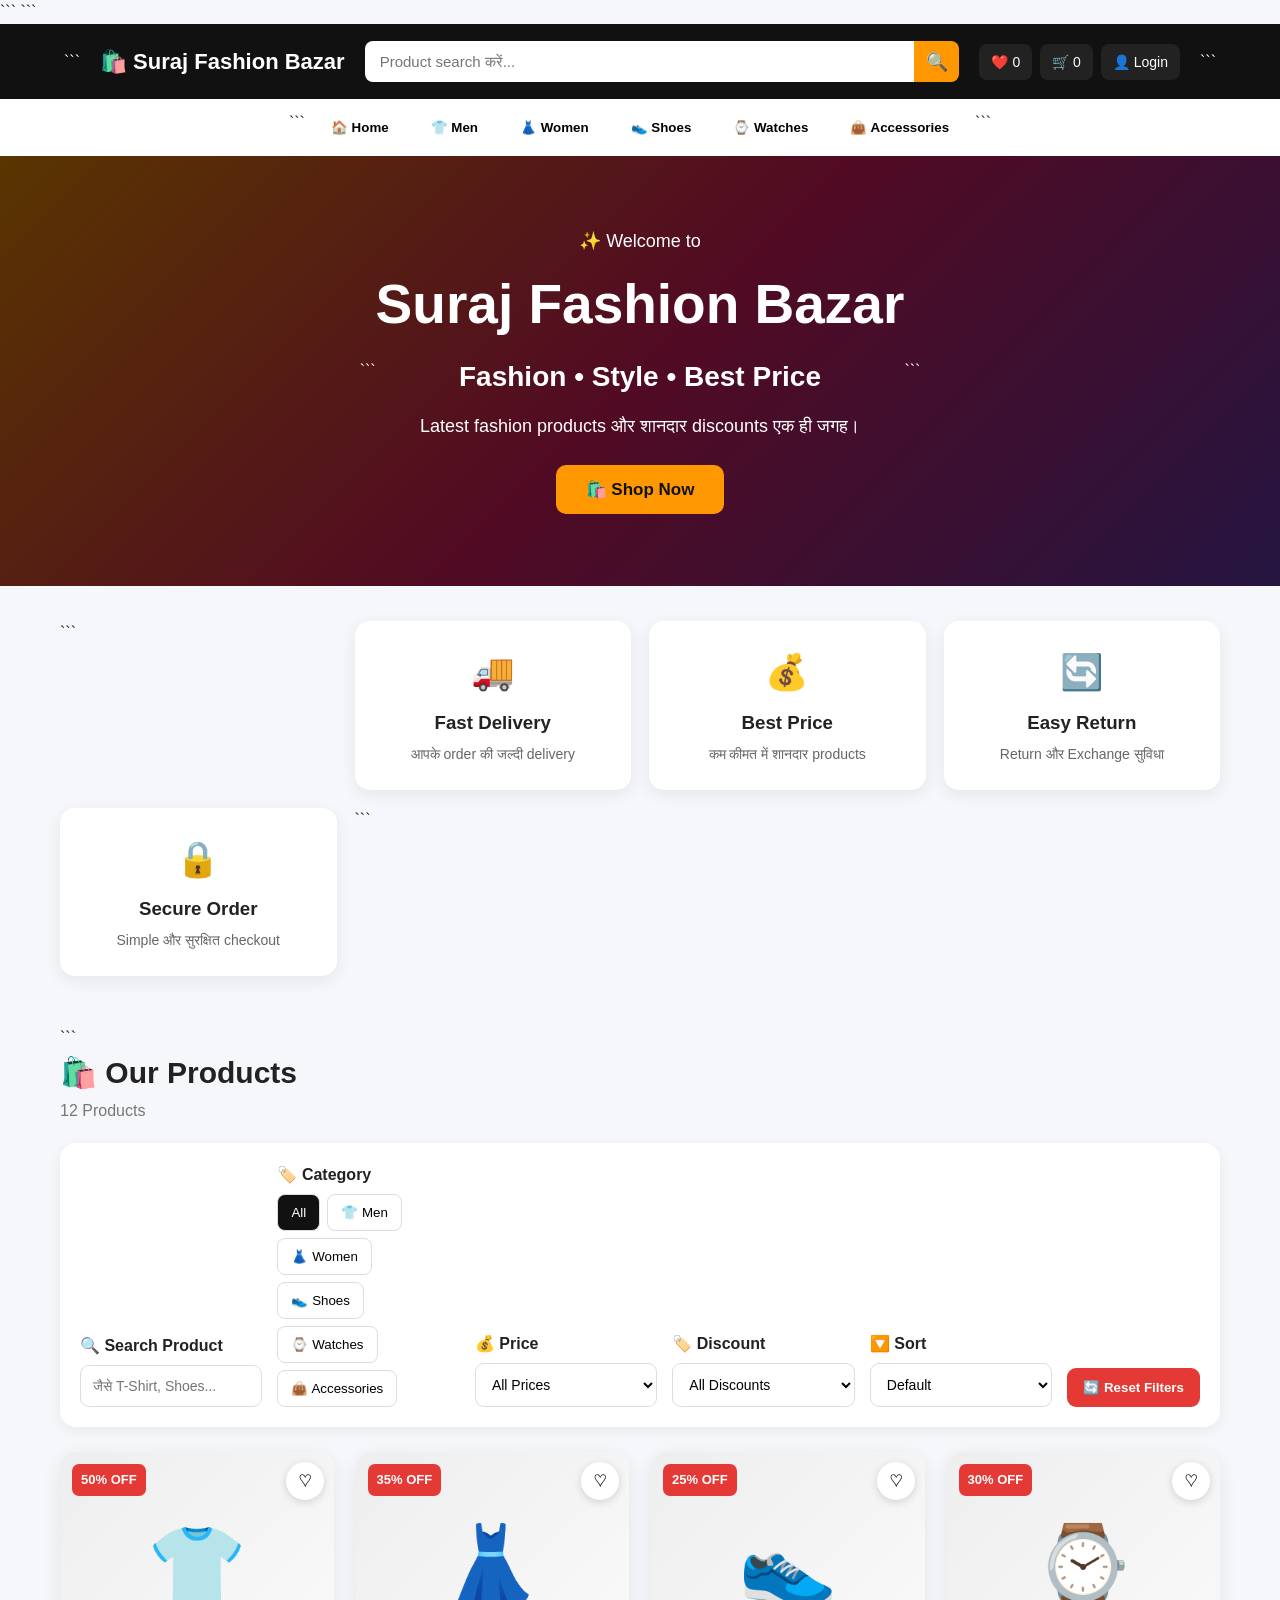
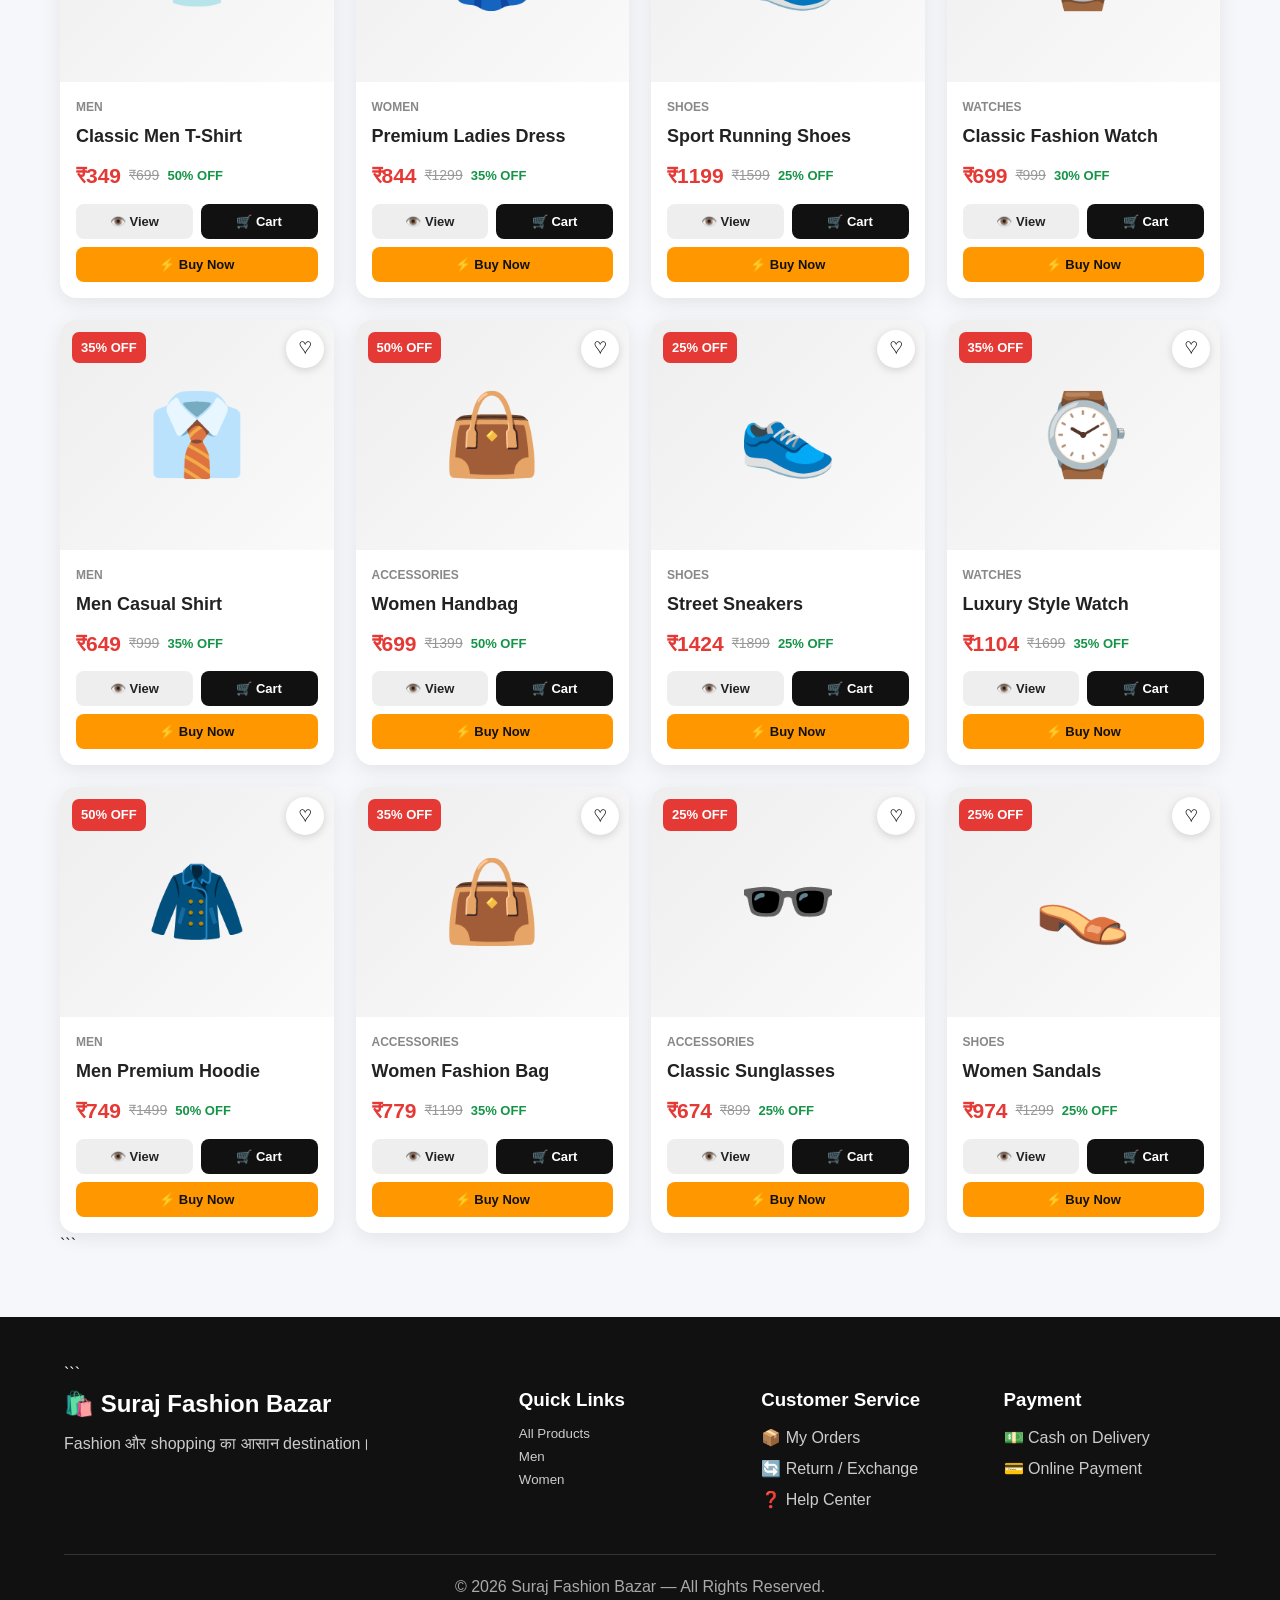
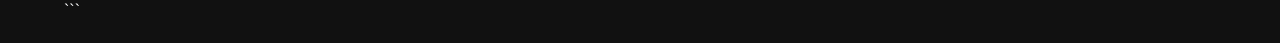
<file: index.html>
<!DOCTYPE html>

<html lang="hi">

<head>
    <meta charset="UTF-8">
    <meta name="viewport" content="width=device-width, initial-scale=1.0">

```
<title>Suraj Fashion Bazar | Online Shopping</title>

<meta name="description"
    content="Suraj Fashion Bazar - Online shopping website for fashion, clothing, shoes, watches and accessories.">

<meta name="keywords"
    content="Suraj Fashion Bazar, online shopping, fashion, clothing, shoes, watches, accessories">

<meta name="author" content="Suraj Fashion Bazar">
<meta name="robots" content="index, follow">

<link rel="canonical"
    href="https://sp0546633-stack.github.io/suraj-fashion-bazar/">

<meta property="og:title" content="Suraj Fashion Bazar">
<meta property="og:description"
    content="Shop fashion, clothing, shoes, watches and accessories at Suraj Fashion Bazar.">
<meta property="og:type" content="website">
<meta property="og:url"
    content="https://sp0546633-stack.github.io/suraj-fashion-bazar/">

<link rel="stylesheet" href="style.css">
```

</head>

<body>

<!-- ================= HEADER ================= -->

<header class="header">

```
<div class="logo">
    🛍️ <span>Suraj Fashion Bazar</span>
</div>

<div class="headerSearch">
    <input
        type="text"
        id="searchInput"
        placeholder="Product search करें..."
    >

    <button onclick="applyFilters()">
        🔍
    </button>
</div>

<div class="headerActions">

    <button onclick="openWishlist()">
        ❤️ <span id="wishlistCount">0</span>
    </button>

    <button onclick="openCart()">
        🛒 <span id="cartCount">0</span>
    </button>

    <button onclick="openLogin()">
        👤 Login
    </button>

</div>
```

</header>

<!-- ================= NAVBAR ================= -->

<nav class="navbar">

```
<button onclick="filterCategory('All')">
    🏠 Home
</button>

<button onclick="filterCategory('Men')">
    👕 Men
</button>

<button onclick="filterCategory('Women')">
    👗 Women
</button>

<button onclick="filterCategory('Shoes')">
    👟 Shoes
</button>

<button onclick="filterCategory('Watches')">
    ⌚ Watches
</button>

<button onclick="filterCategory('Accessories')">
    👜 Accessories
</button>
```

</nav>

<!-- ================= HERO ================= -->

<section class="hero">

```
<div class="heroContent">

    <p class="heroSmall">
        ✨ Welcome to
    </p>

    <h1>
        Suraj Fashion Bazar
    </h1>

    <h2>
        Fashion • Style • Best Price
    </h2>

    <p>
        Latest fashion products और शानदार discounts
        एक ही जगह।
    </p>

    <button
        class="heroBtn"
        onclick="document.getElementById('products').scrollIntoView({behavior:'smooth'})"
    >
        🛍️ Shop Now
    </button>

</div>
```

</section>

<!-- ================= FEATURES ================= -->

<section class="features">

```
<div class="featureBox">
    <div class="featureIcon">🚚</div>
    <h3>Fast Delivery</h3>
    <p>आपके order की जल्दी delivery</p>
</div>

<div class="featureBox">
    <div class="featureIcon">💰</div>
    <h3>Best Price</h3>
    <p>कम कीमत में शानदार products</p>
</div>

<div class="featureBox">
    <div class="featureIcon">🔄</div>
    <h3>Easy Return</h3>
    <p>Return और Exchange सुविधा</p>
</div>

<div class="featureBox">
    <div class="featureIcon">🔒</div>
    <h3>Secure Order</h3>
    <p>Simple और सुरक्षित checkout</p>
</div>
```

</section>

<!-- ================= PRODUCTS ================= -->

<section id="products" class="section">

```
<div class="sectionHeader">

    <div>

        <h2>
            🛍️ Our Products
        </h2>

        <p id="productResult">
            Products loading...
        </p>

    </div>

</div>


<!-- ================= FILTER BOX ================= -->

<div class="filterBox">

    <!-- SEARCH -->

    <div class="filterItem">

        <label>
            🔍 Search Product
        </label>

        <input
            type="text"
            id="productSearch"
            placeholder="जैसे T-Shirt, Shoes..."
        >

    </div>


    <!-- CATEGORY -->

    <div class="filterItem">

        <label>
            🏷️ Category
        </label>

        <div class="categoryFilters">

            <button
                class="categoryBtn active"
                data-category="All"
                onclick="filterCategory('All')"
            >
                All
            </button>

            <button
                class="categoryBtn"
                data-category="Men"
                onclick="filterCategory('Men')"
            >
                👕 Men
            </button>

            <button
                class="categoryBtn"
                data-category="Women"
                onclick="filterCategory('Women')"
            >
                👗 Women
            </button>

            <button
                class="categoryBtn"
                data-category="Shoes"
                onclick="filterCategory('Shoes')"
            >
                👟 Shoes
            </button>

            <button
                class="categoryBtn"
                data-category="Watches"
                onclick="filterCategory('Watches')"
            >
                ⌚ Watches
            </button>

            <button
                class="categoryBtn"
                data-category="Accessories"
                onclick="filterCategory('Accessories')"
            >
                👜 Accessories
            </button>

        </div>

    </div>


    <!-- PRICE -->

    <div class="filterItem">

        <label>
            💰 Price
        </label>

        <select id="priceFilter">

            <option value="ALL">
                All Prices
            </option>

            <option value="0-500">
                Under ₹500
            </option>

            <option value="500-1000">
                ₹500 - ₹1000
            </option>

            <option value="1000+">
                Above ₹1000
            </option>

        </select>

    </div>


    <!-- DISCOUNT -->

    <div class="filterItem">

        <label>
            🏷️ Discount
        </label>

        <select id="discountFilter">

            <option value="ALL">
                All Discounts
            </option>

            <option value="25">
                25% OFF
            </option>

            <option value="35">
                35% OFF
            </option>

            <option value="50">
                50% OFF
            </option>

            <option value="50PLUS">
                50%+ OFF
            </option>

        </select>

    </div>


    <!-- SORT -->

    <div class="filterItem">

        <label>
            🔽 Sort
        </label>

        <select id="sortFilter">

            <option value="DEFAULT">
                Default
            </option>

            <option value="LOW">
                Price: Low → High
            </option>

            <option value="HIGH">
                Price: High → Low
            </option>

            <option value="DISCOUNT">
                Discount: High → Low
            </option>

            <option value="NAME">
                Name: A → Z
            </option>

        </select>

    </div>


    <!-- RESET -->

    <button
        class="resetFilterBtn"
        onclick="resetFilters()"
    >
        🔄 Reset Filters
    </button>

</div>


<!-- ================= PRODUCT GRID ================= -->

<div
    id="productGrid"
    class="productGrid"
></div>


<!-- ================= NO PRODUCT ================= -->

<div
    id="noProducts"
    class="noProducts"
    style="display:none;"
>

    <div>
        😕
    </div>

    <h3>
        Product नहीं मिला
    </h3>

    <p>
        Search या filter बदलकर फिर कोशिश करें।
    </p>

</div>
```

</section>

<!-- ================= CART MODAL ================= -->

<div
    id="cartModal"
    class="modal"
>

```
<div class="modalContent">

    <button
        class="closeModal"
        onclick="closeModal('cartModal')"
    >
        ✕
    </button>

    <h2>
        🛒 My Cart
    </h2>

    <div id="cartItems"></div>

    <div class="cartSummary">

        <div>
            <span>Subtotal</span>

            <strong id="cartSubtotal">
                ₹0
            </strong>
        </div>

        <div>
            <span>Delivery</span>

            <strong id="cartDelivery">
                ₹0
            </strong>
        </div>

        <div class="cartTotalRow">
            <span>Total</span>

            <strong id="cartTotal">
                ₹0
            </strong>
        </div>

    </div>

    <button
        class="checkoutBtn"
        onclick="goToCheckout()"
    >
        ⚡ Proceed to Checkout
    </button>

</div>
```

</div>

<!-- ================= WISHLIST MODAL ================= -->

<div
    id="wishlistModal"
    class="modal"
>

```
<div class="modalContent">

    <button
        class="closeModal"
        onclick="closeModal('wishlistModal')"
    >
        ✕
    </button>

    <h2>
        ❤️ My Wishlist
    </h2>

    <div id="wishlistItems"></div>

</div>
```

</div>

<!-- ================= LOGIN MODAL ================= -->

<div
    id="loginModal"
    class="modal"
>

```
<div class="modalContent loginBox">

    <button
        class="closeModal"
        onclick="closeModal('loginModal')"
    >
        ✕
    </button>

    <h2>
        👤 Login / Signup
    </h2>

    <p>
        अपना नाम डालकर continue करें।
    </p>

    <input
        type="text"
        id="loginName"
        placeholder="आपका नाम"
    >

    <input
        type="tel"
        id="loginMobile"
        placeholder="Mobile Number"
        maxlength="10"
    >

    <button
        class="mainBtn"
        onclick="loginUser()"
    >
        Continue
    </button>

</div>
```

</div>

<!-- ================= TOAST ================= -->

<div
    id="toast"
    class="toast"
>
    Product added successfully
</div>

<!-- ================= FOOTER ================= -->

<footer class="footer">

```
<div class="footerGrid">

    <div>

        <h2>
            🛍️ Suraj Fashion Bazar
        </h2>

        <p>
            Fashion और shopping का आसान destination।
        </p>

    </div>


    <div>

        <h3>
            Quick Links
        </h3>

        <button onclick="filterCategory('All')">
            All Products
        </button>

        <button onclick="filterCategory('Men')">
            Men
        </button>

        <button onclick="filterCategory('Women')">
            Women
        </button>

    </div>


    <div>

        <h3>
            Customer Service
        </h3>

        <p>
            📦 My Orders
        </p>

        <p>
            🔄 Return / Exchange
        </p>

        <p>
            ❓ Help Center
        </p>

    </div>


    <div>

        <h3>
            Payment
        </h3>

        <p>
            💵 Cash on Delivery
        </p>

        <p>
            💳 Online Payment
        </p>

    </div>

</div>


<div class="footerBottom">

    © 2026 Suraj Fashion Bazar —
    All Rights Reserved.

</div>
```

</footer>

<!-- ================= JAVASCRIPT ================= -->

<script src="app.js"></script>

</body>
</html>
</file>
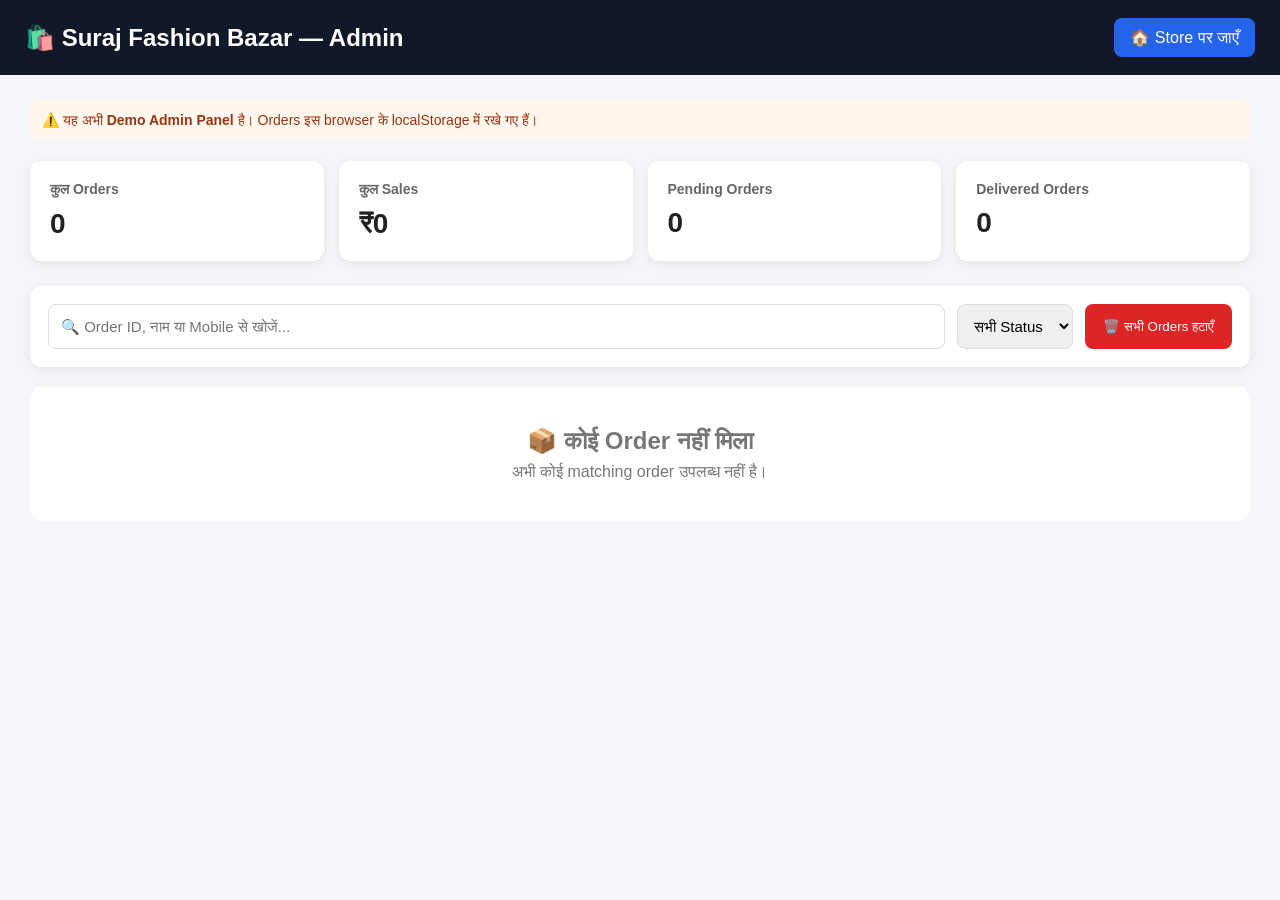
<file: admin.html>
<!DOCTYPE html>
<html lang="hi">
<head>
    <meta charset="UTF-8">
    <meta name="viewport" content="width=device-width, initial-scale=1.0">
    <title>Suraj Fashion Bazar - Admin Panel</title>

    <style>
        * {
            box-sizing: border-box;
            margin: 0;
            padding: 0;
            font-family: Arial, sans-serif;
        }

        body {
            background: #f4f6f9;
            color: #222;
        }

        header {
            background: #111827;
            color: white;
            padding: 18px 25px;
            display: flex;
            justify-content: space-between;
            align-items: center;
            gap: 15px;
            flex-wrap: wrap;
        }

        header h1 {
            font-size: 24px;
        }

        header a {
            color: white;
            text-decoration: none;
            background: #2563eb;
            padding: 10px 16px;
            border-radius: 8px;
        }

        .container {
            max-width: 1250px;
            margin: auto;
            padding: 25px 15px;
        }

        .stats {
            display: grid;
            grid-template-columns: repeat(4, 1fr);
            gap: 15px;
            margin-bottom: 25px;
        }

        .stat {
            background: white;
            padding: 20px;
            border-radius: 12px;
            box-shadow: 0 3px 12px rgba(0,0,0,0.08);
        }

        .stat h3 {
            font-size: 14px;
            color: #666;
            margin-bottom: 10px;
        }

        .stat p {
            font-size: 28px;
            font-weight: bold;
        }

        .toolbar {
            background: white;
            padding: 18px;
            border-radius: 12px;
            margin-bottom: 20px;
            box-shadow: 0 3px 12px rgba(0,0,0,0.08);
            display: flex;
            gap: 12px;
            flex-wrap: wrap;
        }

        .toolbar input,
        .toolbar select {
            padding: 12px;
            border: 1px solid #ddd;
            border-radius: 8px;
            font-size: 15px;
        }

        .toolbar input {
            flex: 1;
            min-width: 220px;
        }

        .clearBtn {
            background: #dc2626;
            color: white;
            border: none;
            padding: 12px 18px;
            border-radius: 8px;
            cursor: pointer;
        }

        .orders {
            display: grid;
            gap: 18px;
        }

        .orderCard {
            background: white;
            border-radius: 12px;
            padding: 20px;
            box-shadow: 0 3px 12px rgba(0,0,0,0.08);
        }

        .orderTop {
            display: flex;
            justify-content: space-between;
            align-items: center;
            gap: 15px;
            flex-wrap: wrap;
            border-bottom: 1px solid #eee;
            padding-bottom: 15px;
            margin-bottom: 15px;
        }

        .orderId {
            font-size: 18px;
            font-weight: bold;
        }

        .orderDate {
            color: #777;
            font-size: 13px;
        }

        .status {
            padding: 7px 12px;
            border-radius: 20px;
            font-size: 13px;
            font-weight: bold;
        }

        .statusPending {
            background: #fef3c7;
            color: #92400e;
        }

        .statusConfirmed {
            background: #dbeafe;
            color: #1d4ed8;
        }

        .statusShipped {
            background: #e0e7ff;
            color: #4338ca;
        }

        .statusDelivered {
            background: #dcfce7;
            color: #166534;
        }

        .statusCancelled {
            background: #fee2e2;
            color: #991b1b;
        }

        .orderGrid {
            display: grid;
            grid-template-columns: 1fr 1fr;
            gap: 20px;
        }

        .box {
            background: #f9fafb;
            padding: 15px;
            border-radius: 10px;
        }

        .box h3 {
            margin-bottom: 10px;
            font-size: 16px;
        }

        .box p {
            margin: 6px 0;
            color: #555;
        }

        .items {
            margin-top: 15px;
        }

        .item {
            display: flex;
            align-items: center;
            gap: 12px;
            padding: 10px 0;
            border-bottom: 1px solid #eee;
        }

        .item:last-child {
            border-bottom: none;
        }

        .itemImage {
            width: 55px;
            height: 55px;
            background: #f3f4f6;
            border-radius: 8px;
            display: flex;
            justify-content: center;
            align-items: center;
            font-size: 28px;
        }

        .itemInfo {
            flex: 1;
        }

        .itemInfo strong {
            display: block;
            margin-bottom: 4px;
        }

        .itemInfo span {
            color: #666;
            font-size: 14px;
        }

        .orderBottom {
            margin-top: 18px;
            padding-top: 15px;
            border-top: 1px solid #eee;
            display: flex;
            justify-content: space-between;
            align-items: center;
            gap: 15px;
            flex-wrap: wrap;
        }

        .total {
            font-size: 20px;
            font-weight: bold;
        }

        .actions {
            display: flex;
            gap: 8px;
            flex-wrap: wrap;
        }

        .actions select {
            padding: 9px;
            border: 1px solid #ddd;
            border-radius: 7px;
        }

        .deleteBtn {
            background: #dc2626;
            color: white;
            border: none;
            padding: 9px 14px;
            border-radius: 7px;
            cursor: pointer;
        }

        .empty {
            background: white;
            padding: 40px;
            text-align: center;
            border-radius: 12px;
            color: #777;
        }

        .notice {
            background: #fff7ed;
            color: #9a3412;
            padding: 12px;
            border-radius: 8px;
            margin-bottom: 20px;
            font-size: 14px;
        }

        @media (max-width: 800px) {
            .stats {
                grid-template-columns: repeat(2, 1fr);
            }

            .orderGrid {
                grid-template-columns: 1fr;
            }
        }

        @media (max-width: 500px) {
            .stats {
                grid-template-columns: 1fr;
            }

            header {
                padding: 15px;
            }

            header h1 {
                font-size: 20px;
            }

            .container {
                padding: 15px 10px;
            }

            .orderCard {
                padding: 15px;
            }
        }
    </style>
</head>

<body>

<header>
    <h1>🛍️ Suraj Fashion Bazar — Admin</h1>
    <a href="index.html">🏠 Store पर जाएँ</a>
</header>

<div class="container">

    <div class="notice">
        ⚠️ यह अभी <b>Demo Admin Panel</b> है। Orders इस browser के localStorage में रखे गए हैं।
    </div>

    <!-- STATISTICS -->
    <div class="stats">

        <div class="stat">
            <h3>कुल Orders</h3>
            <p id="totalOrders">0</p>
        </div>

        <div class="stat">
            <h3>कुल Sales</h3>
            <p id="totalSales">₹0</p>
        </div>

        <div class="stat">
            <h3>Pending Orders</h3>
            <p id="pendingOrders">0</p>
        </div>

        <div class="stat">
            <h3>Delivered Orders</h3>
            <p id="deliveredOrders">0</p>
        </div>

    </div>

    <!-- SEARCH + FILTER -->
    <div class="toolbar">

        <input
            type="text"
            id="orderSearch"
            placeholder="🔍 Order ID, नाम या Mobile से खोजें..."
        >

        <select id="statusFilter">
            <option value="ALL">सभी Status</option>
            <option value="Pending">Pending</option>
            <option value="Confirmed">Confirmed</option>
            <option value="Shipped">Shipped</option>
            <option value="Delivered">Delivered</option>
            <option value="Cancelled">Cancelled</option>
        </select>

        <button class="clearBtn" id="clearAllBtn">
            🗑️ सभी Orders हटाएँ
        </button>

    </div>

    <!-- ORDERS -->
    <div id="ordersContainer" class="orders"></div>

</div>

<script src="admin.js"></script>

</body>
</html>
</file>
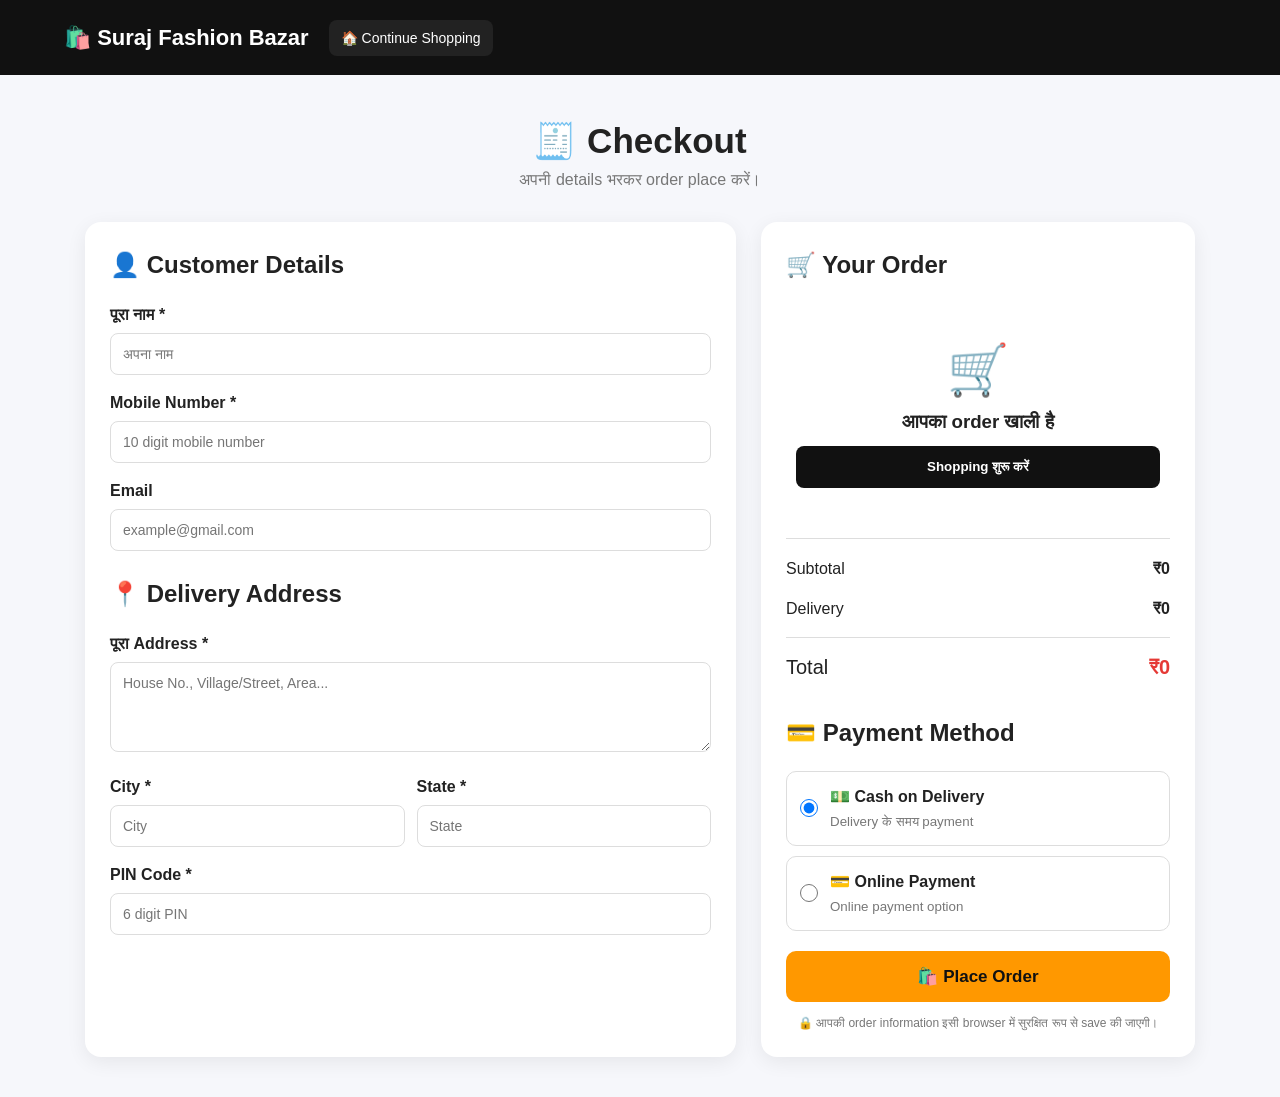
<file: checkout.html>
<!DOCTYPE html>
<html lang="hi">

<head>

    <meta charset="UTF-8">

    <meta
        name="viewport"
        content="width=device-width, initial-scale=1.0"
    >

    <title>Checkout - Suraj Fashion Bazar</title>

    <link
        rel="stylesheet"
        href="style.css"
    >

</head>


<body>


<!-- ================= HEADER ================= -->

<header class="header">

    <div class="logo">
        🛍️ <span>Suraj Fashion Bazar</span>
    </div>

    <div class="headerActions">

        <button onclick="goHome()">
            🏠 Continue Shopping
        </button>

    </div>

</header>


<!-- ================= CHECKOUT ================= -->

<main class="checkoutPage">

    <div class="checkoutTitle">

        <h1>
            🧾 Checkout
        </h1>

        <p>
            अपनी details भरकर order place करें।
        </p>

    </div>


    <div class="checkoutGrid">


        <!-- ================= CUSTOMER DETAILS ================= -->

        <section class="checkoutCard">

            <h2>
                👤 Customer Details
            </h2>


            <div class="formGroup">

                <label>
                    पूरा नाम *
                </label>

                <input
                    type="text"
                    id="customerName"
                    placeholder="अपना नाम"
                >

            </div>


            <div class="formGroup">

                <label>
                    Mobile Number *
                </label>

                <input
                    type="tel"
                    id="customerMobile"
                    placeholder="10 digit mobile number"
                    maxlength="10"
                >

            </div>


            <div class="formGroup">

                <label>
                    Email
                </label>

                <input
                    type="email"
                    id="customerEmail"
                    placeholder="example@gmail.com"
                >

            </div>


            <h2 class="addressTitle">
                📍 Delivery Address
            </h2>


            <div class="formGroup">

                <label>
                    पूरा Address *
                </label>

                <textarea
                    id="customerAddress"
                    placeholder="House No., Village/Street, Area..."
                    rows="4"
                ></textarea>

            </div>


            <div class="twoColumn">

                <div class="formGroup">

                    <label>
                        City *
                    </label>

                    <input
                        type="text"
                        id="customerCity"
                        placeholder="City"
                    >

                </div>


                <div class="formGroup">

                    <label>
                        State *
                    </label>

                    <input
                        type="text"
                        id="customerState"
                        placeholder="State"
                    >

                </div>

            </div>


            <div class="formGroup">

                <label>
                    PIN Code *
                </label>

                <input
                    type="tel"
                    id="customerPin"
                    placeholder="6 digit PIN"
                    maxlength="6"
                >

            </div>

        </section>


        <!-- ================= ORDER SUMMARY ================= -->

        <section class="checkoutCard">

            <h2>
                🛒 Your Order
            </h2>


            <div id="checkoutItems">
            </div>


            <div class="checkoutSummary">

                <div>

                    <span>
                        Subtotal
                    </span>

                    <strong id="checkoutSubtotal">
                        ₹0
                    </strong>

                </div>


                <div>

                    <span>
                        Delivery
                    </span>

                    <strong id="checkoutDelivery">
                        ₹0
                    </strong>

                </div>


                <div class="checkoutTotal">

                    <span>
                        Total
                    </span>

                    <strong id="checkoutTotal">
                        ₹0
                    </strong>

                </div>

            </div>


            <!-- ================= PAYMENT ================= -->

            <h2 class="paymentTitle">
                💳 Payment Method
            </h2>


            <div class="paymentOptions">


                <label class="paymentOption">

                    <input
                        type="radio"
                        name="payment"
                        value="COD"
                        checked
                    >

                    <div>

                        <strong>
                            💵 Cash on Delivery
                        </strong>

                        <small>
                            Delivery के समय payment
                        </small>

                    </div>

                </label>


                <label class="paymentOption">

                    <input
                        type="radio"
                        name="payment"
                        value="ONLINE"
                    >

                    <div>

                        <strong>
                            💳 Online Payment
                        </strong>

                        <small>
                            Online payment option
                        </small>

                    </div>

                </label>

            </div>


            <!-- ================= PLACE ORDER ================= -->

            <button
                class="placeOrderBtn"
                onclick="placeOrder()"
            >
                🛍️ Place Order
            </button>


            <p class="secureText">
                🔒 आपकी order information इसी browser में
                सुरक्षित रूप से save की जाएगी।
            </p>

        </section>

    </div>

</main>


<!-- ================= SUCCESS MODAL ================= -->

<div
    id="successModal"
    class="modal"
>

    <div class="modalContent successBox">

        <div class="successIcon">
            ✅
        </div>

        <h2>
            Order Successfully Placed!
        </h2>

        <p id="successMessage">
            आपका order successfully place हो गया।
        </p>

        <div class="successOrderId">
            Order ID:
            <strong id="successOrderId">
                --
            </strong>
        </div>

        <button
            class="mainBtn"
            onclick="goHome()"
        >
            🏠 Continue Shopping
        </button>

    </div>

</div>


<!-- ================= TOAST ================= -->

<div
    id="toast"
    class="toast"
>
</div>


<script>

/* =====================================================
   PRODUCT DATA
   ===================================================== */

const products = [

    {
        id: 1,
        name: "Classic Men T-Shirt",
        category: "Men",
        price: 349,
        oldPrice: 699,
        discount: 50,
        image: "👕"
    },

    {
        id: 2,
        name: "Premium Ladies Dress",
        category: "Women",
        price: 844,
        oldPrice: 1299,
        discount: 35,
        image: "👗"
    },

    {
        id: 3,
        name: "Sport Running Shoes",
        category: "Shoes",
        price: 1199,
        oldPrice: 1599,
        discount: 25,
        image: "👟"
    },

    {
        id: 4,
        name: "Classic Fashion Watch",
        category: "Watches",
        price: 699,
        oldPrice: 999,
        discount: 30,
        image: "⌚"
    },

    {
        id: 5,
        name: "Men Casual Shirt",
        category: "Men",
        price: 649,
        oldPrice: 999,
        discount: 35,
        image: "👔"
    },

    {
        id: 6,
        name: "Women Handbag",
        category: "Accessories",
        price: 699,
        oldPrice: 1399,
        discount: 50,
        image: "👜"
    },

    {
        id: 7,
        name: "Street Sneakers",
        category: "Shoes",
        price: 1424,
        oldPrice: 1899,
        discount: 25,
        image: "👟"
    },

    {
        id: 8,
        name: "Luxury Style Watch",
        category: "Watches",
        price: 1104,
        oldPrice: 1699,
        discount: 35,
        image: "⌚"
    },

    {
        id: 9,
        name: "Men Premium Hoodie",
        category: "Men",
        price: 749,
        oldPrice: 1499,
        discount: 50,
        image: "🧥"
    },

    {
        id: 10,
        name: "Women Fashion Bag",
        category: "Accessories",
        price: 779,
        oldPrice: 1199,
        discount: 35,
        image: "👜"
    },

    {
        id: 11,
        name: "Classic Sunglasses",
        category: "Accessories",
        price: 674,
        oldPrice: 899,
        discount: 25,
        image: "🕶️"
    },

    {
        id: 12,
        name: "Women Sandals",
        category: "Shoes",
        price: 974,
        oldPrice: 1299,
        discount: 25,
        image: "👡"
    }

];


/* =====================================================
   CART
   ===================================================== */

let cart =
    JSON.parse(
        localStorage.getItem(
            "SFB_CART"
        ) || "[]"
    );


/* =====================================================
   BUY NOW
   ===================================================== */

const urlParams =
    new URLSearchParams(
        window.location.search
    );


const buyNowId =
    Number(
        urlParams.get("buyNow")
    );


const buyNowData =
    JSON.parse(
        localStorage.getItem(
            "SFB_BUY_NOW"
        ) || "null"
    );


let checkoutItems = [];


/* =====================================================
   PREPARE CHECKOUT
   ===================================================== */

function prepareCheckout() {


    if (
        buyNowId &&
        buyNowData &&
        buyNowData.id === buyNowId
    ) {

        checkoutItems = [

            {
                id: buyNowData.id,
                quantity: buyNowData.quantity || 1
            }

        ];

        return;

    }


    checkoutItems =
        cart.map(
            item => ({
                id: item.id,
                quantity: item.quantity
            })
        );

}


/* =====================================================
   GET PRODUCT
   ===================================================== */

function getProduct(id) {

    return products.find(
        product =>
            product.id === Number(id)
    );

}


/* =====================================================
   RENDER CHECKOUT
   ===================================================== */

function renderCheckout() {

    const container =
        document.getElementById(
            "checkoutItems"
        );


    container.innerHTML = "";


    if (checkoutItems.length === 0) {

        container.innerHTML = `

            <div
                style="
                    text-align:center;
                    padding:30px 10px;
                "
            >

                <div style="font-size:50px;">
                    🛒
                </div>

                <h3>
                    आपका order खाली है
                </h3>

                <button
                    class="mainBtn"
                    onclick="goHome()"
                >
                    Shopping शुरू करें
                </button>

            </div>

        `;


        updateSummary(0);

        return;

    }


    let subtotal = 0;


    checkoutItems.forEach(
        function (item) {

            const product =
                getProduct(item.id);


            if (!product) return;


            const itemTotal =
                product.price *
                item.quantity;


            subtotal += itemTotal;


            const div =
                document.createElement(
                    "div"
                );


            div.className =
                "checkoutItem";


            div.innerHTML = `

                <div class="checkoutItemImage">
                    ${product.image}
                </div>

                <div class="checkoutItemInfo">

                    <strong>
                        ${product.name}
                    </strong>

                    <span>
                        ₹${product.price}
                    </span>

                    <small>
                        Quantity:
                        ${item.quantity}
                    </small>

                </div>

                <strong>
                    ₹${itemTotal}
                </strong>

            `;


            container.appendChild(div);

        }
    );


    updateSummary(subtotal);

}


/* =====================================================
   UPDATE SUMMARY
   ===================================================== */

function updateSummary(subtotal) {

    const delivery =
        subtotal > 0
            ? 50
            : 0;


    const total =
        subtotal + delivery;


    document.getElementById(
        "checkoutSubtotal"
    ).textContent =
        "₹" + subtotal;


    document.getElementById(
        "checkoutDelivery"
    ).textContent =
        "₹" + delivery;


    document.getElementById(
        "checkoutTotal"
    ).textContent =
        "₹" + total;

}


/* =====================================================
   PLACE ORDER
   ===================================================== */

function placeOrder() {


    if (checkoutItems.length === 0) {

        showToast(
            "पहले product select करें"
        );

        return;

    }


    const name =
        document.getElementById(
            "customerName"
        ).value.trim();


    const mobile =
        document.getElementById(
            "customerMobile"
        ).value.trim();


    const email =
        document.getElementById(
            "customerEmail"
        ).value.trim();


    const address =
        document.getElementById(
            "customerAddress"
        ).value.trim();


    const city =
        document.getElementById(
            "customerCity"
        ).value.trim();


    const state =
        document.getElementById(
            "customerState"
        ).value.trim();


    const pin =
        document.getElementById(
            "customerPin"
        ).value.trim();


    const payment =
        document.querySelector(
            'input[name="payment"]:checked'
        )?.value || "COD";


    /* VALIDATION */


    if (!name) {

        showToast(
            "अपना नाम डालें"
        );

        return;

    }


    if (
        !/^[0-9]{10}$/.test(mobile)
    ) {

        showToast(
            "सही 10 digit mobile number डालें"
        );

        return;

    }


    if (!address) {

        showToast(
            "पूरा delivery address डालें"
        );

        return;

    }


    if (!city) {

        showToast(
            "City डालें"
        );

        return;

    }


    if (!state) {

        showToast(
            "State डालें"
        );

        return;

    }


    if (
        !/^[0-9]{6}$/.test(pin)
    ) {

        showToast(
            "सही 6 digit PIN code डालें"
        );

        return;

    }


    /* CALCULATE TOTAL */


    let subtotal = 0;


    checkoutItems.forEach(
        function (item) {

            const product =
                getProduct(item.id);


            if (product) {

                subtotal +=
                    product.price *
                    item.quantity;

            }

        }
    );


    const delivery =
        subtotal > 0
            ? 50
            : 0;


    const total =
        subtotal + delivery;


    /* ORDER ID */


    const orderId =
        "SFB" +
        Date.now()
            .toString()
            .slice(-8);


    /* ORDER OBJECT */


    const order = {

        id: orderId,

        createdAt:
            new Date().toISOString(),

        customer: {

            name: name,

            mobile: mobile,

            email: email,

            address: address,

            city: city,

            state: state,

            pin: pin

        },

        items:
            checkoutItems.map(
                function (item) {

                    const product =
                        getProduct(item.id);


                    return {

                        id: item.id,

                        name:
                            product
                                ? product.name
                                : "Product",

                        price:
                            product
                                ? product.price
                                : 0,

                        quantity:
                            item.quantity,

                        image:
                            product
                                ? product.image
                                : "🛍️"

                    };

                }
            ),

        subtotal: subtotal,

        delivery: delivery,

        total: total,

        paymentMethod: payment,

        status: "Pending"

    };


    /* SAVE ORDER */


    let orders =
        JSON.parse(
            localStorage.getItem(
                "SFB_ORDERS"
            ) || "[]"
        );


    orders.push(order);


    localStorage.setItem(
        "SFB_ORDERS",
        JSON.stringify(orders)
    );


    /* REMOVE ORDERED ITEMS FROM CART */


    if (!buyNowId) {

        cart =
            cart.filter(
                function (cartItem) {

                    return !checkoutItems.some(
                        function (checkoutItem) {

                            return (
                                checkoutItem.id ===
                                cartItem.id
                            );

                        }
                    );

                }
            );


        localStorage.setItem(
            "SFB_CART",
            JSON.stringify(cart)
        );

    }


    /* CLEAR BUY NOW */


    localStorage.removeItem(
        "SFB_BUY_NOW"
    );


    /* SHOW SUCCESS */


    document.getElementById(
        "successOrderId"
    ).textContent =
        orderId;


    document.getElementById(
        "successMessage"
    ).textContent =
        payment === "COD"
            ? "आपका Cash on Delivery order successfully place हो गया।"
            : "आपका order successfully place हो गया।";


    document.getElementById(
        "successModal"
    ).style.display =
        "block";

}


/* =====================================================
   HOME
   ===================================================== */

function goHome() {

    window.location.href =
        "index.html";

}


/* =====================================================
   TOAST
   ===================================================== */

function showToast(message) {

    const toast =
        document.getElementById(
            "toast"
        );


    toast.textContent =
        message;


    toast.style.display =
        "block";


    clearTimeout(
        window.toastTimer
    );


    window.toastTimer =
        setTimeout(
            function () {

                toast.style.display =
                    "none";

            },
            2500
        );

}


/* =====================================================
   START
   ===================================================== */

prepareCheckout();

renderCheckout();

</script>


<!-- =====================================================
     CHECKOUT CSS
     ===================================================== -->

<style>

.checkoutPage {
    max-width: 1150px;
    margin: 40px auto;
    padding: 0 20px;
}

.checkoutTitle {
    text-align: center;
    margin-bottom: 30px;
}

.checkoutTitle h1 {
    font-size: 35px;
}

.checkoutTitle p {
    color: #777;
}

.checkoutGrid {
    display: grid;
    grid-template-columns: 1.2fr 0.8fr;
    gap: 25px;
}

.checkoutCard {
    background: white;
    padding: 25px;
    border-radius: 16px;

    box-shadow:
        0 5px 20px rgba(0,0,0,0.07);
}

.checkoutCard h2 {
    margin-bottom: 20px;
}

.formGroup {
    margin-bottom: 16px;
}

.formGroup label {
    display: block;
    font-weight: bold;
    margin-bottom: 6px;
}

.formGroup input,
.formGroup textarea {
    width: 100%;
    padding: 12px;

    border: 1px solid #ddd;
    border-radius: 8px;

    outline: none;

    font-family: inherit;
    font-size: 14px;
}

.formGroup input:focus,
.formGroup textarea:focus {
    border-color: #ff9800;
}

.addressTitle {
    margin-top: 25px;
}

.twoColumn {
    display: grid;
    grid-template-columns: 1fr 1fr;
    gap: 12px;
}

.checkoutItem {
    display: flex;
    align-items: center;
    gap: 12px;

    padding: 13px 0;

    border-bottom: 1px solid #eee;
}

.checkoutItemImage {
    width: 55px;
    height: 55px;

    background: #f5f5f5;

    border-radius: 9px;

    display: flex;
    align-items: center;
    justify-content: center;

    font-size: 28px;
}

.checkoutItemInfo {
    flex: 1;
}

.checkoutItemInfo strong {
    display: block;
}

.checkoutItemInfo span {
    color: #e53935;
    font-weight: bold;
}

.checkoutItemInfo small {
    display: block;
    color: #777;
}

.checkoutSummary {
    margin-top: 20px;
    padding-top: 10px;
    border-top: 1px solid #ddd;
}

.checkoutSummary > div {
    display: flex;
    justify-content: space-between;
    padding: 8px 0;
}

.checkoutTotal {
    border-top: 1px solid #ddd;
    margin-top: 8px;
    padding-top: 14px !important;

    font-size: 20px;
}

.checkoutTotal strong {
    color: #e53935;
}

.paymentTitle {
    margin-top: 25px;
}

.paymentOptions {
    display: flex;
    flex-direction: column;
    gap: 10px;
}

.paymentOption {
    display: flex;
    align-items: center;
    gap: 12px;

    border: 1px solid #ddd;

    padding: 13px;

    border-radius: 10px;

    cursor: pointer;
}

.paymentOption:hover {
    border-color: #ff9800;
}

.paymentOption input {
    width: 18px;
    height: 18px;
}

.paymentOption strong {
    display: block;
}

.paymentOption small {
    display: block;
    color: #777;
    margin-top: 3px;
}

.placeOrderBtn {
    width: 100%;

    margin-top: 20px;

    padding: 15px;

    border: none;
    border-radius: 10px;

    background: #ff9800;
    color: #111;

    font-size: 17px;
    font-weight: bold;

    cursor: pointer;
}

.placeOrderBtn:hover {
    background: #f57c00;
}

.secureText {
    text-align: center;
    color: #777;
    font-size: 12px;
    margin-top: 12px;
}

.successBox {
    max-width: 480px;
    text-align: center;
}

.successIcon {
    font-size: 70px;
    margin-bottom: 15px;
}

.successBox h2 {
    margin-bottom: 10px;
}

.successOrderId {
    background: #f5f5f5;
    padding: 12px;
    border-radius: 8px;
    margin: 20px 0;
}

.successBox .mainBtn {
    max-width: 300px;
    margin: auto;
}


@media (max-width: 800px) {

    .checkoutGrid {
        grid-template-columns: 1fr;
    }

}


@media (max-width: 500px) {

    .checkoutPage {
        padding: 0 12px;
    }

    .checkoutCard {
        padding: 18px;
    }

    .twoColumn {
        grid-template-columns: 1fr;
    }

    .checkoutTitle h1 {
        font-size: 28px;
    }

}

</style>


</body>
</html>
</file>
<file: style.css>
/* =====================================================
   SURAj FASHION BAZAR - COMPLETE STYLE
   ===================================================== */

* {
    margin: 0;
    padding: 0;
    box-sizing: border-box;
}

html {
    scroll-behavior: smooth;
}

body {
    font-family: Arial, Helvetica, sans-serif;
    background: #f6f7fb;
    color: #222;
    line-height: 1.5;
}


/* =====================================================
   HEADER
   ===================================================== */

.header {
    width: 100%;
    min-height: 75px;
    background: #111;
    color: white;
    display: flex;
    align-items: center;
    gap: 20px;
    padding: 12px 5%;
    position: sticky;
    top: 0;
    z-index: 1000;
}

.logo {
    font-size: 22px;
    font-weight: bold;
    white-space: nowrap;
}

.headerSearch {
    flex: 1;
    display: flex;
    max-width: 600px;
    margin: auto;
}

.headerSearch input {
    width: 100%;
    padding: 12px 15px;
    border: none;
    outline: none;
    border-radius: 8px 0 0 8px;
    font-size: 15px;
}

.headerSearch button {
    width: 50px;
    border: none;
    background: #ff9800;
    cursor: pointer;
    font-size: 18px;
    border-radius: 0 8px 8px 0;
}

.headerActions {
    display: flex;
    gap: 8px;
}

.headerActions button {
    border: none;
    background: #222;
    color: white;
    padding: 10px 12px;
    border-radius: 8px;
    cursor: pointer;
    font-size: 14px;
}

.headerActions button:hover {
    background: #ff9800;
    color: #111;
}


/* =====================================================
   NAVBAR
   ===================================================== */

.navbar {
    background: white;
    display: flex;
    justify-content: center;
    gap: 10px;
    padding: 12px;
    box-shadow: 0 2px 8px rgba(0,0,0,0.08);
    flex-wrap: wrap;
}

.navbar button {
    border: none;
    background: transparent;
    padding: 9px 16px;
    border-radius: 8px;
    cursor: pointer;
    font-weight: bold;
}

.navbar button:hover {
    background: #111;
    color: white;
}


/* =====================================================
   HERO
   ===================================================== */

.hero {
    min-height: 430px;
    display: flex;
    align-items: center;
    justify-content: center;
    text-align: center;
    padding: 50px 20px;

    background:
        linear-gradient(
            rgba(0,0,0,0.65),
            rgba(0,0,0,0.65)
        ),
        linear-gradient(
            135deg,
            #ff9800,
            #e91e63,
            #673ab7
        );

    color: white;
}

.heroContent {
    max-width: 800px;
}

.heroSmall {
    font-size: 20px;
    margin-bottom: 8px;
}

.hero h1 {
    font-size: 55px;
    margin-bottom: 10px;
}

.hero h2 {
    font-size: 28px;
    margin-bottom: 15px;
}

.hero p {
    font-size: 18px;
}

.heroBtn {
    margin-top: 25px;
    padding: 14px 30px;
    border: none;
    border-radius: 10px;
    background: #ff9800;
    color: #111;
    font-size: 17px;
    font-weight: bold;
    cursor: pointer;
}

.heroBtn:hover {
    transform: translateY(-2px);
}


/* =====================================================
   FEATURES
   ===================================================== */

.features {
    max-width: 1200px;
    margin: 35px auto;
    padding: 0 20px;

    display: grid;
    grid-template-columns:
        repeat(4, 1fr);

    gap: 18px;
}

.featureBox {
    background: white;
    padding: 25px 15px;
    text-align: center;
    border-radius: 15px;
    box-shadow: 0 5px 18px rgba(0,0,0,0.07);
}

.featureIcon {
    font-size: 35px;
    margin-bottom: 10px;
}

.featureBox h3 {
    margin-bottom: 7px;
}

.featureBox p {
    color: #666;
    font-size: 14px;
}


/* =====================================================
   GENERAL SECTION
   ===================================================== */

.section {
    max-width: 1200px;
    margin: 50px auto;
    padding: 0 20px;
}

.sectionHeader {
    display: flex;
    justify-content: space-between;
    align-items: center;
    margin-bottom: 20px;
}

.sectionHeader h2 {
    font-size: 30px;
}

.sectionHeader p {
    color: #777;
    margin-top: 4px;
}


/* =====================================================
   FILTER
   ===================================================== */

.filterBox {
    background: white;
    padding: 20px;
    border-radius: 16px;
    margin-bottom: 25px;

    display: flex;
    gap: 15px;
    align-items: end;
    flex-wrap: wrap;

    box-shadow: 0 4px 15px rgba(0,0,0,0.06);
}

.filterItem {
    flex: 1;
    min-width: 180px;
}

.filterItem label {
    display: block;
    font-weight: bold;
    margin-bottom: 7px;
}

.filterItem input,
.filterItem select {
    width: 100%;
    padding: 12px;
    border: 1px solid #ddd;
    border-radius: 9px;
    font-size: 14px;
    outline: none;
    background: white;
}

.filterItem input:focus,
.filterItem select:focus {
    border-color: #ff9800;
}


/* =====================================================
   CATEGORY FILTER BUTTONS
   ===================================================== */

.categoryFilters {
    display: flex;
    gap: 7px;
    flex-wrap: wrap;
}

.categoryBtn {
    padding: 10px 13px;
    border: 1px solid #ddd;
    background: white;
    border-radius: 8px;
    cursor: pointer;
    transition: 0.2s;
}

.categoryBtn:hover,
.categoryBtn.active {
    background: #111;
    color: white;
}


/* =====================================================
   RESET FILTER
   ===================================================== */

.resetFilterBtn {
    padding: 12px 16px;
    border: none;
    border-radius: 9px;
    background: #e53935;
    color: white;
    cursor: pointer;
    font-weight: bold;
}

.resetFilterBtn:hover {
    background: #c62828;
}


/* =====================================================
   PRODUCT GRID
   ===================================================== */

.productGrid {
    display: grid;
    grid-template-columns:
        repeat(4, 1fr);

    gap: 22px;
}


/* =====================================================
   PRODUCT CARD
   ===================================================== */

.productCard {
    background: white;
    border-radius: 16px;
    overflow: hidden;
    box-shadow: 0 5px 20px rgba(0,0,0,0.08);
    transition: 0.25s;
    position: relative;
}

.productCard:hover {
    transform: translateY(-5px);
    box-shadow: 0 10px 25px rgba(0,0,0,0.13);
}


/* =====================================================
   PRODUCT IMAGE
   ===================================================== */

.productImage {
    height: 230px;
    background: linear-gradient(
        135deg,
        #eeeeee,
        #fafafa
    );

    display: flex;
    align-items: center;
    justify-content: center;

    font-size: 80px;
    position: relative;
}


/* =====================================================
   DISCOUNT BADGE
   ===================================================== */

.discountBadge {
    position: absolute;
    top: 12px;
    left: 12px;

    background: #e53935;
    color: white;

    padding: 6px 9px;
    border-radius: 7px;

    font-size: 13px;
    font-weight: bold;
}


/* =====================================================
   WISHLIST BUTTON
   ===================================================== */

.wishlistBtn {
    position: absolute;
    top: 10px;
    right: 10px;

    width: 38px;
    height: 38px;

    border: none;
    border-radius: 50%;

    background: white;

    cursor: pointer;
    font-size: 18px;

    box-shadow: 0 2px 8px rgba(0,0,0,0.15);
}

.wishlistBtn:hover {
    background: #ffe5e5;
}


/* =====================================================
   PRODUCT INFO
   ===================================================== */

.productInfo {
    padding: 16px;
}

.productCategory {
    color: #888;
    font-size: 12px;
    text-transform: uppercase;
    font-weight: bold;
}

.productInfo h3 {
    font-size: 18px;
    margin: 7px 0;
    min-height: 27px;
}


/* =====================================================
   PRICE
   ===================================================== */

.productPrice {
    display: flex;
    align-items: center;
    gap: 8px;
    flex-wrap: wrap;
    margin: 10px 0;
}

.productPrice strong {
    color: #e53935;
    font-size: 21px;
}

.oldPrice {
    color: #999;
    text-decoration: line-through;
    font-size: 14px;
}

.discountText {
    color: #159447;
    font-size: 13px;
    font-weight: bold;
}


/* =====================================================
   PRODUCT ACTIONS
   ===================================================== */

.productActions {
    display: grid;
    grid-template-columns: 1fr 1fr;
    gap: 8px;
    margin-top: 12px;
}

.productActions button {
    border: none;
    padding: 10px 7px;
    border-radius: 8px;
    cursor: pointer;
    font-weight: bold;
    font-size: 13px;
}

.viewBtn {
    background: #eeeeee;
    color: #222;
}

.cartBtn {
    background: #111;
    color: white;
}

.buyBtn {
    grid-column: 1 / -1;
    background: #ff9800;
    color: #111;
}

.viewBtn:hover {
    background: #ddd;
}

.cartBtn:hover {
    background: #333;
}

.buyBtn:hover {
    background: #f57c00;
}


/* =====================================================
   NO PRODUCTS
   ===================================================== */

.noProducts {
    text-align: center;
    padding: 60px 20px;
    background: white;
    border-radius: 15px;
}

.noProducts div {
    font-size: 50px;
}

.noProducts h3 {
    margin: 10px 0;
}


/* =====================================================
   MODAL
   ===================================================== */

.modal {
    display: none;

    position: fixed;
    z-index: 2000;

    left: 0;
    top: 0;

    width: 100%;
    height: 100%;

    background: rgba(0,0,0,0.65);

    padding: 20px;
    overflow-y: auto;
}

.modalContent {
    width: 100%;
    max-width: 600px;

    margin: 50px auto;

    background: white;

    border-radius: 16px;

    padding: 25px;

    position: relative;
}

.closeModal {
    position: absolute;
    right: 15px;
    top: 15px;

    width: 35px;
    height: 35px;

    border: none;
    border-radius: 50%;

    background: #eeeeee;

    cursor: pointer;
    font-size: 17px;
}

.closeModal:hover {
    background: #e53935;
    color: white;
}


/* =====================================================
   CART
   ===================================================== */

.cartItem {
    display: flex;
    align-items: center;
    gap: 12px;

    padding: 12px 0;

    border-bottom: 1px solid #eee;
}

.cartItemImage {
    width: 65px;
    height: 65px;

    border-radius: 10px;

    background: #f5f5f5;

    display: flex;
    align-items: center;
    justify-content: center;

    font-size: 30px;
}

.cartItemInfo {
    flex: 1;
}

.cartItemInfo h4 {
    margin-bottom: 3px;
}

.cartItemInfo p {
    color: #e53935;
    font-weight: bold;
}

.cartQty {
    display: flex;
    align-items: center;
    gap: 7px;
}

.cartQty button {
    width: 28px;
    height: 28px;

    border: none;
    background: #eee;

    border-radius: 5px;

    cursor: pointer;
}

.removeCartBtn {
    border: none;
    background: transparent;
    color: #e53935;
    cursor: pointer;
}


/* =====================================================
   CART SUMMARY
   ===================================================== */

.cartSummary {
    margin-top: 20px;
    border-top: 1px solid #ddd;
    padding-top: 15px;
}

.cartSummary > div {
    display: flex;
    justify-content: space-between;
    padding: 7px 0;
}

.cartTotalRow {
    font-size: 20px;
    border-top: 1px solid #ddd;
    margin-top: 8px;
    padding-top: 12px !important;
}

.checkoutBtn {
    width: 100%;
    margin-top: 20px;

    padding: 14px;

    border: none;
    border-radius: 10px;

    background: #ff9800;
    color: #111;

    font-size: 16px;
    font-weight: bold;

    cursor: pointer;
}

.checkoutBtn:hover {
    background: #f57c00;
}


/* =====================================================
   WISHLIST
   ===================================================== */

.wishlistItem {
    display: flex;
    align-items: center;
    gap: 12px;

    padding: 12px 0;

    border-bottom: 1px solid #eee;
}

.wishlistImage {
    width: 65px;
    height: 65px;

    background: #f5f5f5;

    border-radius: 10px;

    display: flex;
    align-items: center;
    justify-content: center;

    font-size: 30px;
}

.wishlistInfo {
    flex: 1;
}

.wishlistInfo h4 {
    margin-bottom: 5px;
}

.wishlistInfo strong {
    color: #e53935;
}


/* =====================================================
   LOGIN
   ===================================================== */

.loginBox {
    max-width: 450px;
    text-align: center;
}

.loginBox input {
    width: 100%;

    padding: 13px;

    margin: 8px 0;

    border: 1px solid #ddd;
    border-radius: 8px;

    outline: none;
}

.mainBtn {
    width: 100%;

    padding: 13px;

    margin-top: 10px;

    border: none;
    border-radius: 8px;

    background: #111;
    color: white;

    cursor: pointer;
    font-weight: bold;
}

.mainBtn:hover {
    background: #333;
}


/* =====================================================
   TOAST
   ===================================================== */

.toast {
    position: fixed;

    right: 20px;
    bottom: 20px;

    background: #111;
    color: white;

    padding: 14px 20px;

    border-radius: 10px;

    z-index: 5000;

    display: none;

    box-shadow: 0 5px 20px rgba(0,0,0,0.2);
}


/* =====================================================
   FOOTER
   ===================================================== */

.footer {
    margin-top: 60px;

    background: #111;
    color: white;

    padding: 45px 5% 20px;
}

.footerGrid {
    max-width: 1200px;
    margin: auto;

    display: grid;
    grid-template-columns:
        2fr 1fr 1fr 1fr;

    gap: 30px;
}

.footer h2 {
    margin-bottom: 10px;
}

.footer h3 {
    margin-bottom: 12px;
}

.footer p {
    color: #ccc;
    margin-bottom: 7px;
}

.footer button {
    display: block;

    border: none;
    background: transparent;

    color: #ccc;

    margin-bottom: 8px;

    cursor: pointer;
}

.footer button:hover {
    color: white;
}

.footerBottom {
    max-width: 1200px;
    margin: 35px auto 0;

    padding-top: 20px;

    border-top: 1px solid #333;

    text-align: center;

    color: #aaa;
}


/* =====================================================
   RESPONSIVE - TABLET
   ===================================================== */

@media (max-width: 1000px) {

    .productGrid {
        grid-template-columns:
            repeat(3, 1fr);
    }

    .features {
        grid-template-columns:
            repeat(2, 1fr);
    }

    .footerGrid {
        grid-template-columns:
            repeat(2, 1fr);
    }

    .hero h1 {
        font-size: 45px;
    }
}


/* =====================================================
   RESPONSIVE - MOBILE
   ===================================================== */

@media (max-width: 700px) {

    .header {
        flex-wrap: wrap;
        padding: 12px;
    }

    .logo {
        width: 100%;
        text-align: center;
    }

    .headerSearch {
        order: 3;
        width: 100%;
    }

    .headerActions {
        margin: auto;
    }

    .navbar {
        overflow-x: auto;
        justify-content: flex-start;
        white-space: nowrap;
    }

    .hero {
        min-height: 380px;
    }

    .hero h1 {
        font-size: 36px;
    }

    .hero h2 {
        font-size: 21px;
    }

    .hero p {
        font-size: 15px;
    }

    .features {
        grid-template-columns:
            1fr 1fr;

        padding: 0 12px;
    }

    .section {
        padding: 0 12px;
    }

    .sectionHeader h2 {
        font-size: 24px;
    }

    .filterBox {
        display: block;
    }

    .filterItem {
        margin-bottom: 15px;
    }

    .resetFilterBtn {
        width: 100%;
    }

    .productGrid {
        grid-template-columns:
            repeat(2, 1fr);

        gap: 12px;
    }

    .productImage {
        height: 170px;
        font-size: 60px;
    }

    .productInfo {
        padding: 12px;
    }

    .productInfo h3 {
        font-size: 15px;
    }

    .productPrice strong {
        font-size: 17px;
    }

    .productActions {
        grid-template-columns: 1fr;
    }

    .buyBtn {
        grid-column: auto;
    }

    .footerGrid {
        grid-template-columns: 1fr;
    }

}


/* =====================================================
   VERY SMALL MOBILE
   ===================================================== */

@media (max-width: 420px) {

    .productGrid {
        grid-template-columns: 1fr;
    }

    .productImage {
        height: 220px;
    }

    .features {
        grid-template-columns: 1fr;
    }

    .headerActions button {
        padding: 8px;
        font-size: 12px;
    }

}
</file>
